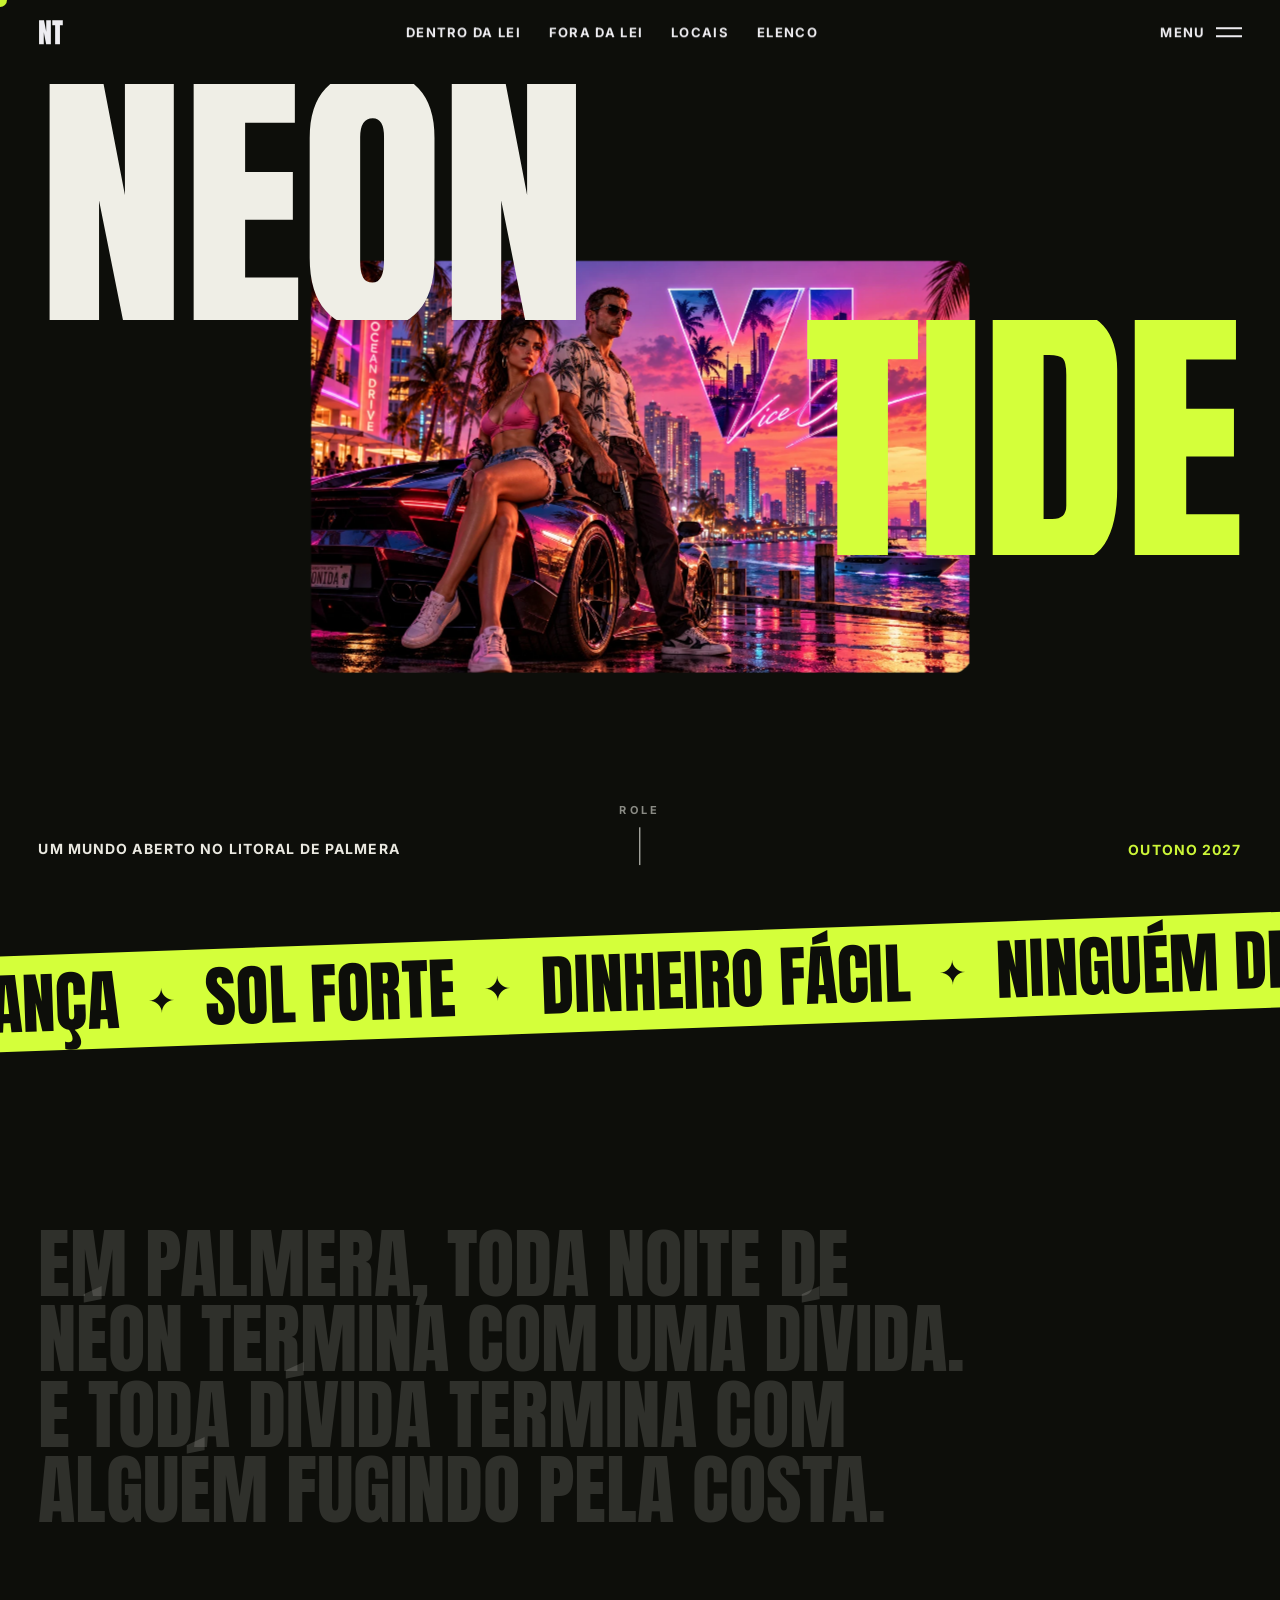
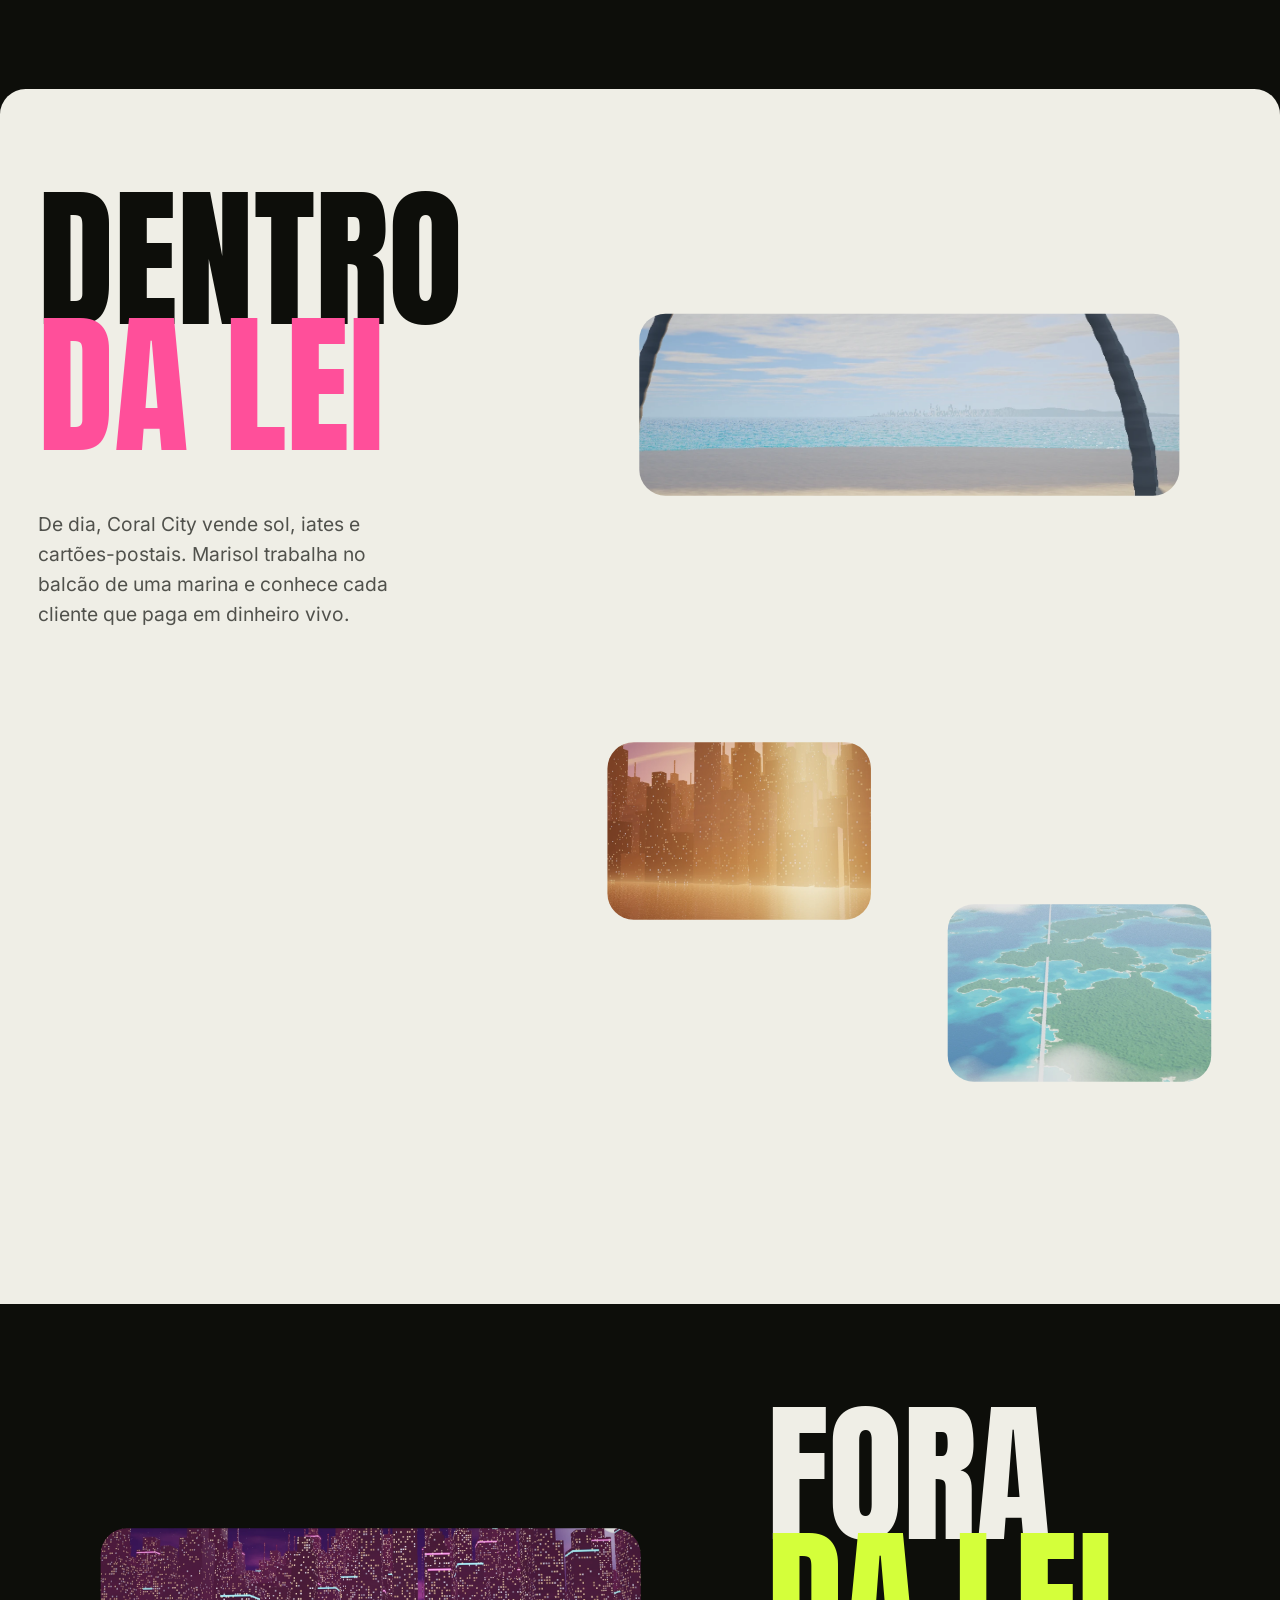
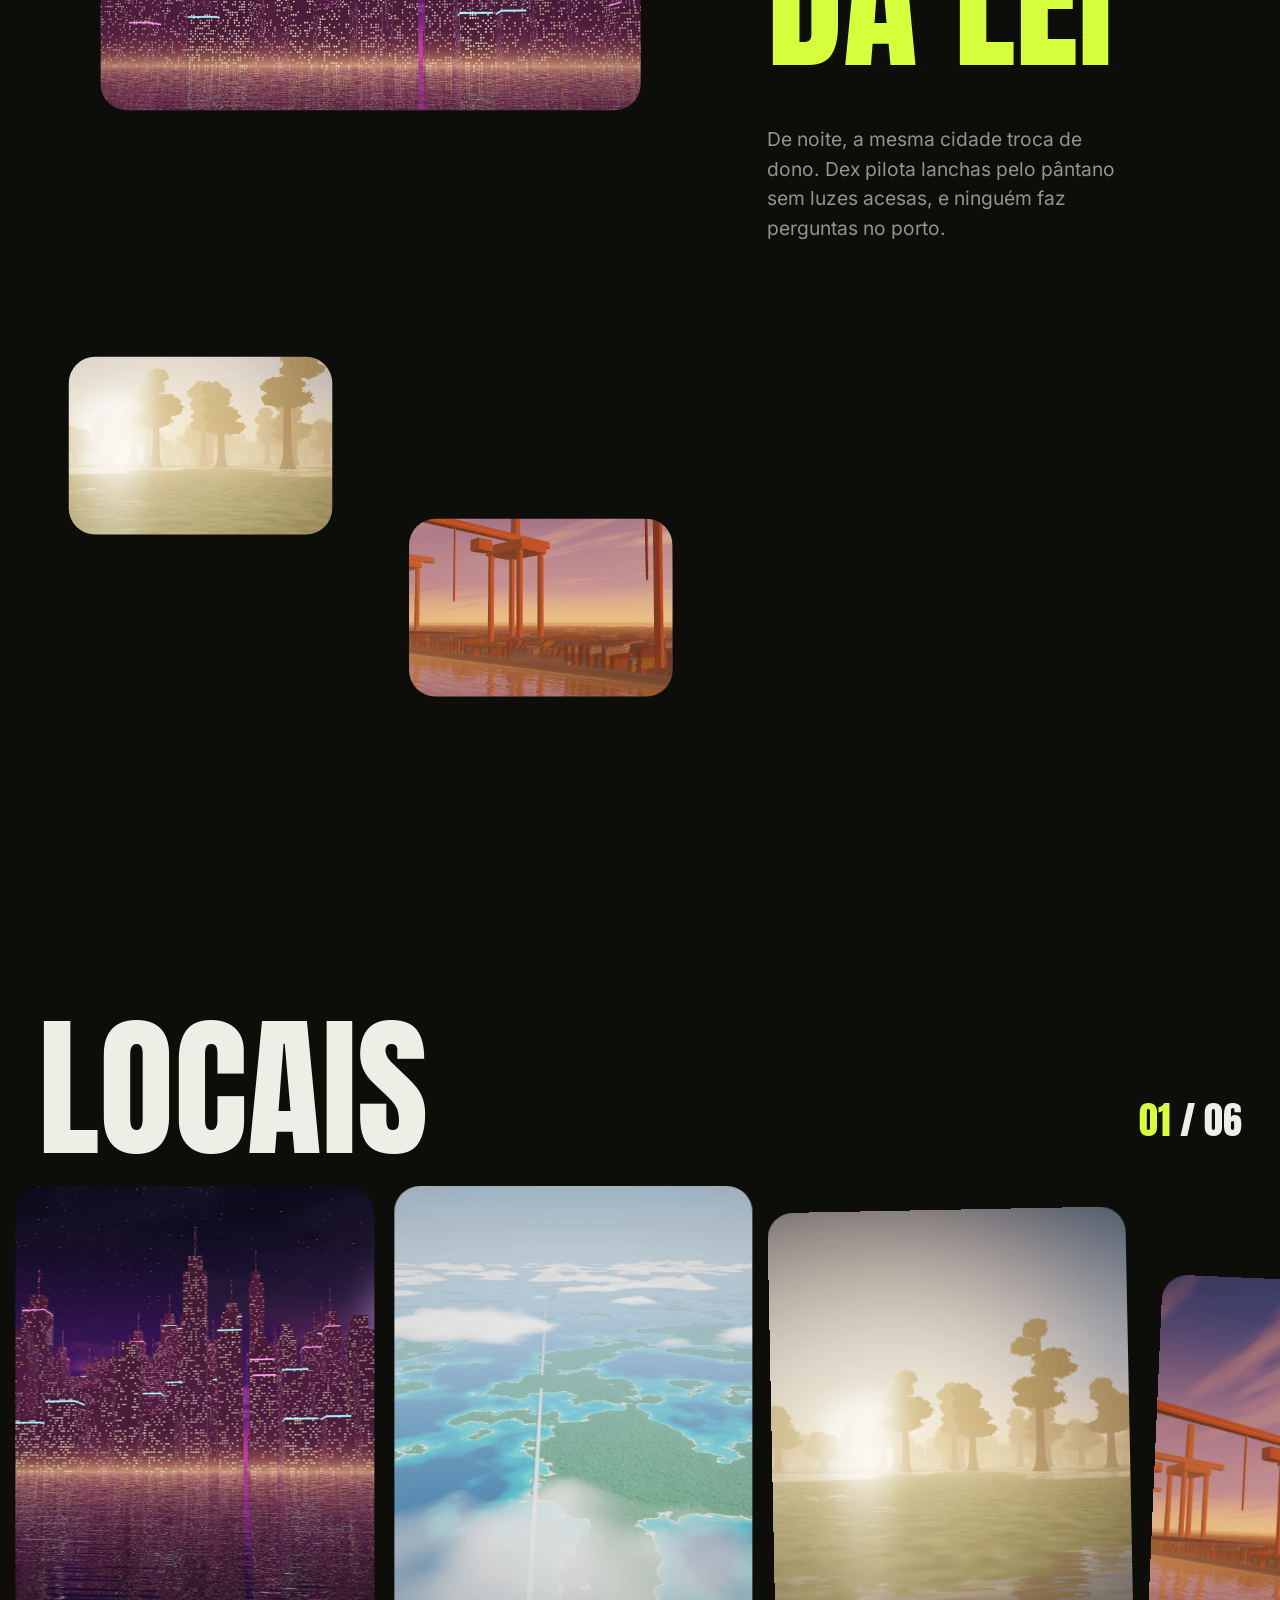
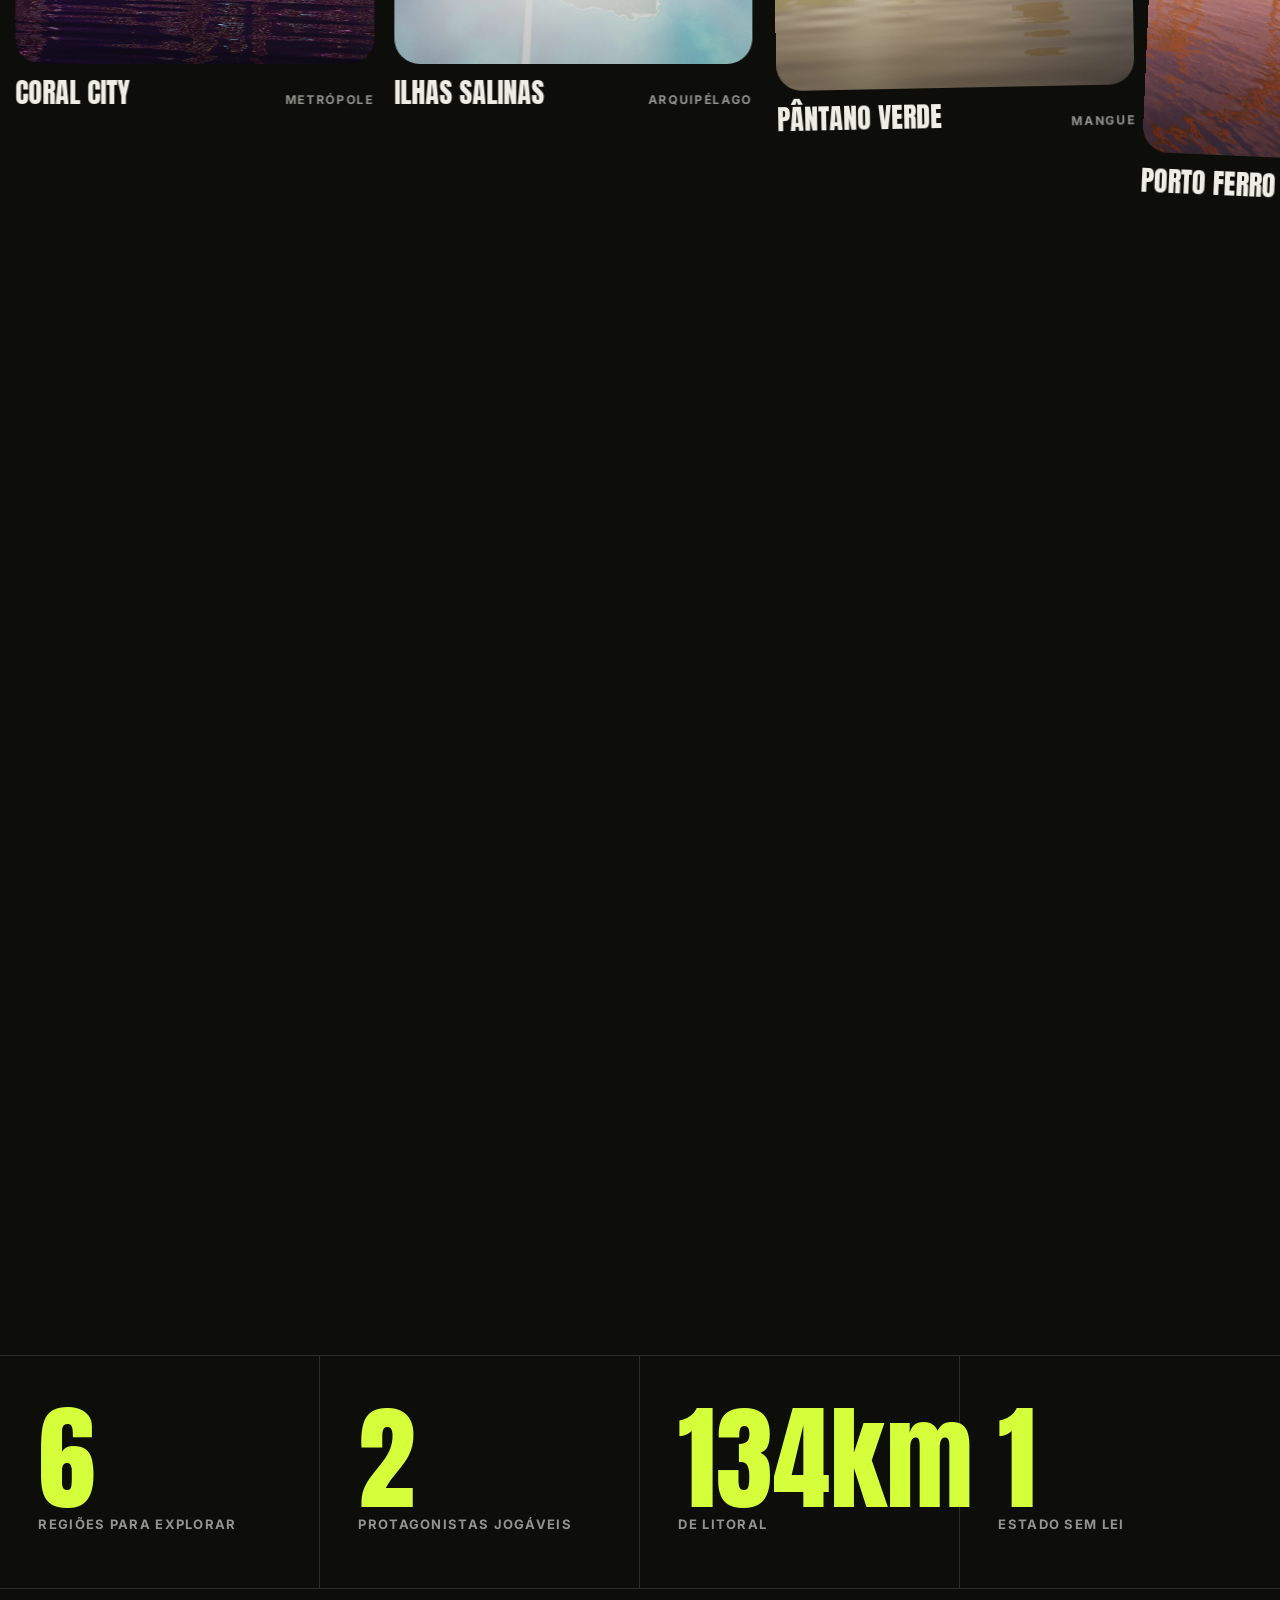
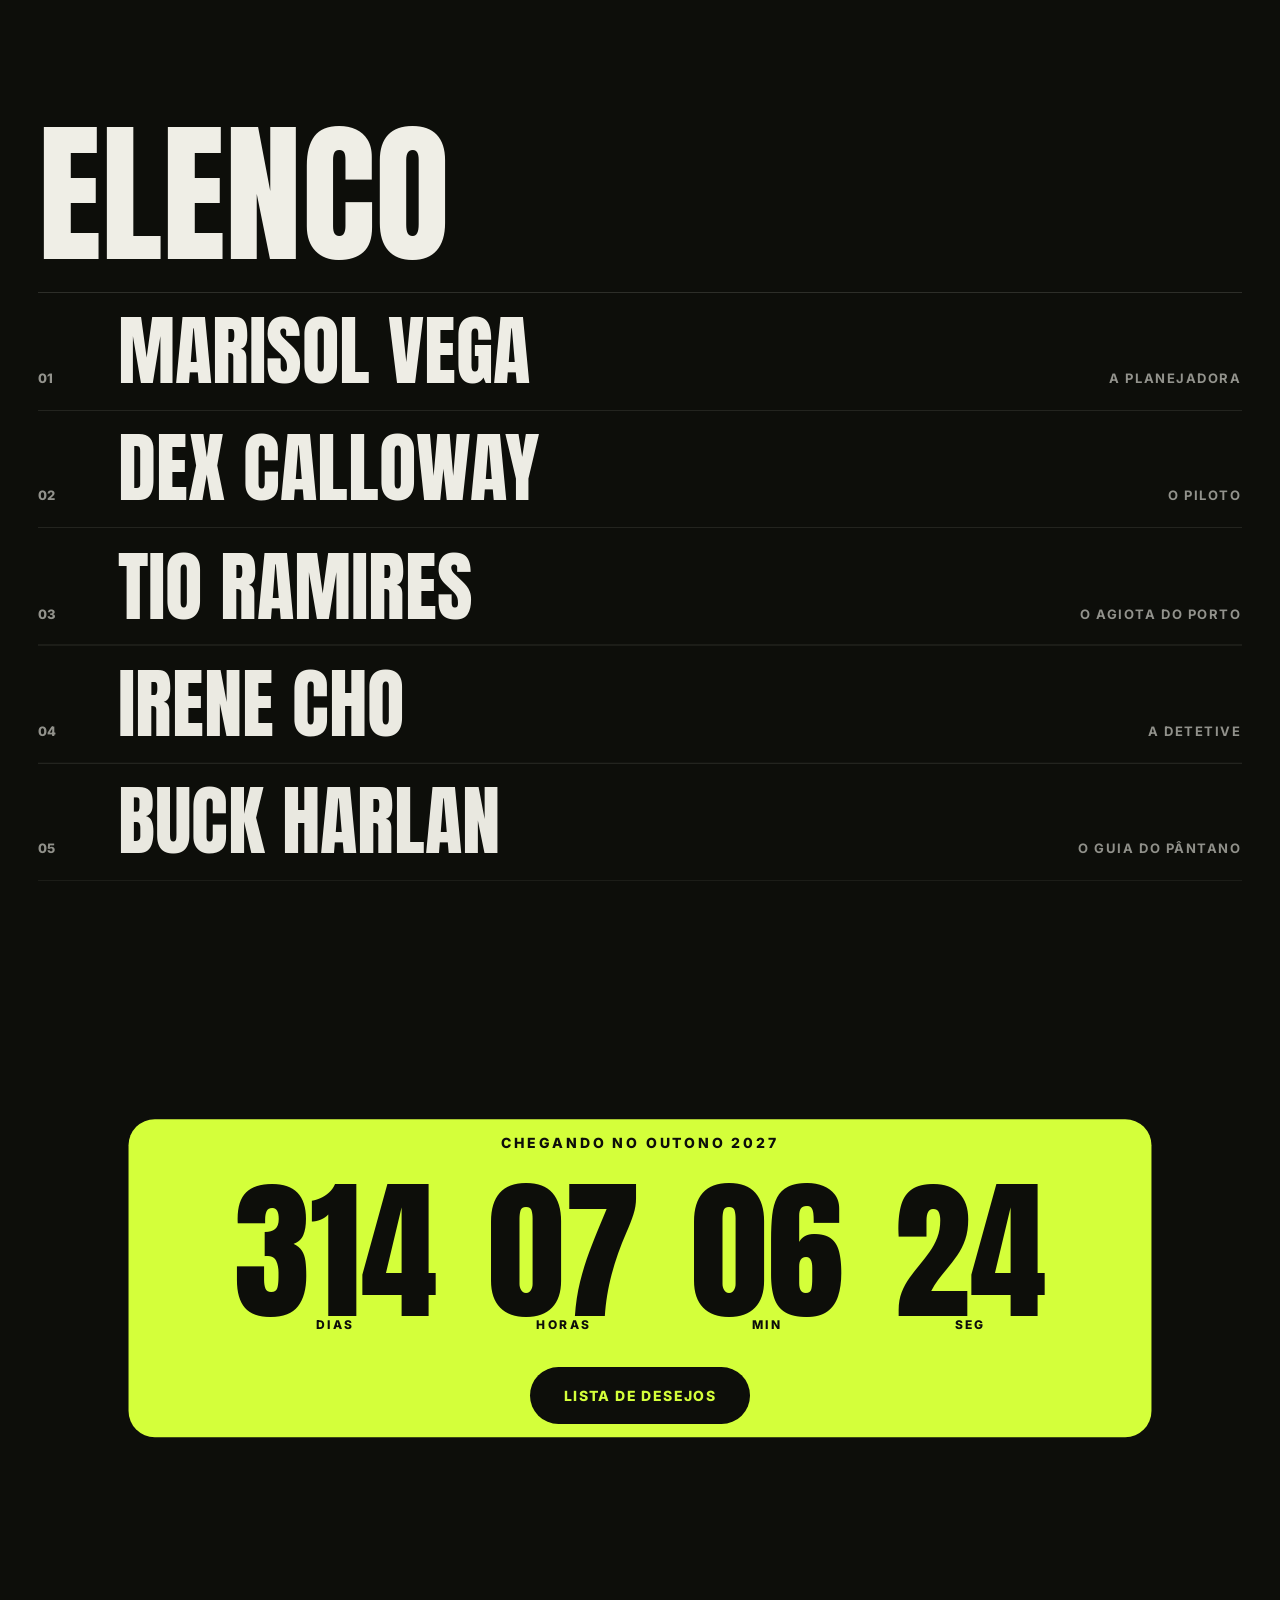
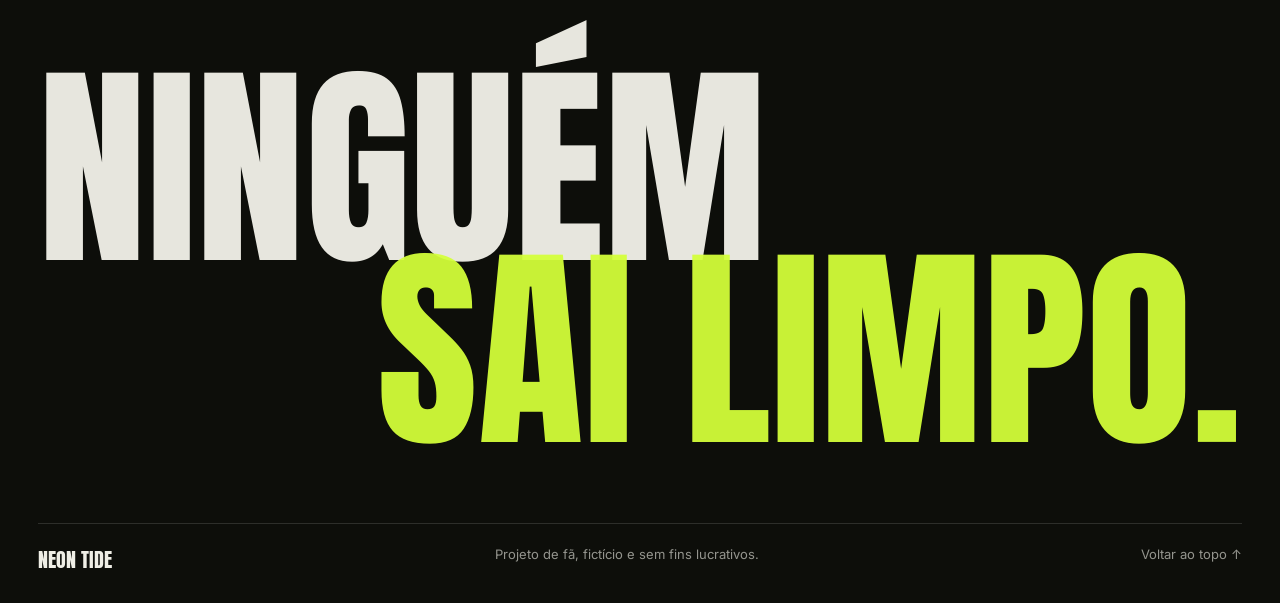
<file: index.html>
<!doctype html>
<html lang="pt-BR">
<head>
  <meta charset="utf-8">
  <meta name="viewport" content="width=device-width, initial-scale=1">
  <title>NEON TIDE — Bem-vindo a Palmera</title>
  <meta name="description" content="NEON TIDE: um jogo de mundo aberto fictício ambientado no estado ensolarado de Palmera.">
  <meta name="theme-color" content="#0d0e0a">
  <link rel="preload" as="font" type="font/woff2" href="assets/fonts/anton-latin-400-normal.woff2" crossorigin>
  <link rel="icon" href="data:image/svg+xml,%3Csvg xmlns='http://www.w3.org/2000/svg' viewBox='0 0 32 32'%3E%3Crect width='32' height='32' rx='8' fill='%23d4ff3a'/%3E%3Ctext x='16' y='23' font-family='Impact,sans-serif' font-size='17' text-anchor='middle' fill='%230d0e0a'%3ENT%3C/text%3E%3C/svg%3E">
  <link rel="stylesheet" href="css/style.css">
</head>
<body class="is-loading">

  <!-- Loader: monograma desenhado + contador -->
  <div class="loader" aria-hidden="true">
    <svg class="loader__mark" viewBox="0 0 120 80">
      <path d="M8 72 V10 L46 70 V8" />
      <path d="M62 10 H112 M87 10 V72" />
    </svg>
    <div class="loader__count"><span>0</span>%</div>
    <div class="loader__foot">NEON TIDE — Palmera</div>
  </div>

  <!-- Cursor -->
  <div class="cursor" aria-hidden="true"><span class="cursor__label">Ver</span></div>

  <header class="nav">
    <a class="nav__brand" href="#top" aria-label="Início">NT</a>
    <nav class="nav__links" aria-label="Seções">
      <a href="#dentro">Dentro da lei</a>
      <a href="#fora">Fora da lei</a>
      <a href="#locais">Locais</a>
      <a href="#elenco">Elenco</a>
    </nav>
    <button class="nav__menu" aria-expanded="false" aria-label="Abrir menu"><span>Menu</span><i></i></button>
  </header>

  <div class="menu" aria-hidden="true">
    <nav>
      <a href="#dentro"><small>01</small>Dentro da lei</a>
      <a href="#fora"><small>02</small>Fora da lei</a>
      <a href="#locais"><small>03</small>Locais</a>
      <a href="#elenco"><small>04</small>Elenco</a>
      <a href="#lancamento"><small>05</small>Lançamento</a>
    </nav>
  </div>

  <main id="top">

    <!-- HERO: nome gigante + imagem em cartão -->
    <section class="hero">
      <h1 class="hero__title" aria-label="Neon Tide">
        <span class="hero__row"><span>NEON</span></span>
        <span class="hero__row hero__row--right"><span>TIDE</span></span>
      </h1>
      <div class="hero__card" data-cursor="Passe" data-reveal>
        <img src="assets/img/hero.webp" alt="Marisol e Dex encostados num carro na orla de Coral City ao pôr do sol" width="1672" height="941">
      </div>
      <div class="hero__meta">
        <p>Um mundo aberto no litoral de Palmera</p>
        <p>Outono 2027</p>
      </div>
      <div class="hero__scroll" aria-hidden="true">Role <i></i></div>
    </section>

    <!-- Faixa de texto rolante -->
    <div class="ticker" aria-hidden="true">
      <div class="ticker__track">
        <span>Sol forte</span><i>✦</i><span>Dinheiro fácil</span><i>✦</i><span>Ninguém de confiança</span><i>✦</i>
        <span>Sol forte</span><i>✦</i><span>Dinheiro fácil</span><i>✦</i><span>Ninguém de confiança</span><i>✦</i>
      </div>
    </div>

    <!-- Manifesto com revelação por linha -->
    <section class="manifesto">
      <p class="manifesto__text reveal-words">Em Palmera, toda noite de néon termina com uma dívida. E toda dívida termina com alguém fugindo pela costa.</p>
    </section>

    <!-- DENTRO DA LEI / FORA DA LEI -->
    <section id="dentro" class="side side--in">
      <div class="side__head">
        <h2 class="side__title"><span>Dentro</span><span>da lei</span></h2>
        <p class="side__lede">De dia, Coral City vende sol, iates e cartões-postais. Marisol trabalha no balcão de uma marina e conhece cada cliente que paga em dinheiro vivo.</p>
      </div>
      <div class="side__media">
        <figure class="side__img side__img--a" data-cursor="Ver"><img src="assets/img/beach-day.webp" alt="Praia Dourada ao meio-dia" loading="lazy"></figure>
        <figure class="side__img side__img--b" data-cursor="Ver"><img src="assets/img/city-dusk.webp" alt="Coral City ao entardecer" loading="lazy"></figure>
        <figure class="side__img side__img--c" data-cursor="Ver"><img src="assets/img/keys.webp" alt="Ilhas Salinas vistas do alto" loading="lazy"></figure>
      </div>
    </section>

    <section id="fora" class="side side--out">
      <div class="side__head">
        <h2 class="side__title"><span>Fora</span><span>da lei</span></h2>
        <p class="side__lede">De noite, a mesma cidade troca de dono. Dex pilota lanchas pelo pântano sem luzes acesas, e ninguém faz perguntas no porto.</p>
      </div>
      <div class="side__media">
        <figure class="side__img side__img--a" data-cursor="Ver"><img src="assets/img/coral-city.webp" alt="Coral City à noite" loading="lazy"></figure>
        <figure class="side__img side__img--b" data-cursor="Ver"><img src="assets/img/glades.webp" alt="Pântano Verde ao amanhecer" loading="lazy"></figure>
        <figure class="side__img side__img--c" data-cursor="Ver"><img src="assets/img/port.webp" alt="Porto Ferro ao entardecer" loading="lazy"></figure>
      </div>
    </section>

    <!-- LOCAIS: coleção em rolagem horizontal -->
    <section id="locais" class="collection">
      <div class="collection__pin">
        <header class="collection__head">
          <h2 class="collection__title">Locais</h2>
          <p class="collection__count"><span class="collection__current">01</span> / 06</p>
        </header>
        <div class="collection__track">
          <article class="card" data-cursor="Ver"><div class="card__img"><img src="assets/img/coral-city.webp" alt="" loading="lazy"></div><div class="card__meta"><h3>Coral City</h3><span>Metrópole</span></div></article>
          <article class="card" data-cursor="Ver"><div class="card__img"><img src="assets/img/keys.webp" alt="" loading="lazy"></div><div class="card__meta"><h3>Ilhas Salinas</h3><span>Arquipélago</span></div></article>
          <article class="card" data-cursor="Ver"><div class="card__img"><img src="assets/img/glades.webp" alt="" loading="lazy"></div><div class="card__meta"><h3>Pântano Verde</h3><span>Mangue</span></div></article>
          <article class="card" data-cursor="Ver"><div class="card__img"><img src="assets/img/port.webp" alt="" loading="lazy"></div><div class="card__meta"><h3>Porto Ferro</h3><span>Industrial</span></div></article>
          <article class="card" data-cursor="Ver"><div class="card__img"><img src="assets/img/mountain.webp" alt="" loading="lazy"></div><div class="card__meta"><h3>Serra Alta</h3><span>Montanha</span></div></article>
          <article class="card" data-cursor="Ver"><div class="card__img"><img src="assets/img/beach-day.webp" alt="" loading="lazy"></div><div class="card__meta"><h3>Praia Dourada</h3><span>Litoral</span></div></article>
        </div>
      </div>
    </section>

    <!-- NÚMEROS -->
    <section class="stats">
      <div class="stat"><b data-count="6">0</b><span>regiões para explorar</span></div>
      <div class="stat"><b data-count="2">0</b><span>protagonistas jogáveis</span></div>
      <div class="stat"><b data-count="140" data-suffix="km">0</b><span>de litoral</span></div>
      <div class="stat"><b data-count="1">0</b><span>estado sem lei</span></div>
    </section>

    <!-- ELENCO: lista com imagem que segue o cursor -->
    <section id="elenco" class="roster">
      <h2 class="roster__title">Elenco</h2>
      <ul class="roster__list">
        <li data-img="assets/img/char-marisol.webp"><span class="roster__num">01</span><span class="roster__name">Marisol Vega</span><span class="roster__role">A planejadora</span></li>
        <li data-img="assets/img/char-dex.webp"><span class="roster__num">02</span><span class="roster__name">Dex Calloway</span><span class="roster__role">O piloto</span></li>
        <li data-img="assets/img/port.webp"><span class="roster__num">03</span><span class="roster__name">Tio Ramires</span><span class="roster__role">O agiota do porto</span></li>
        <li data-img="assets/img/coral-city.webp"><span class="roster__num">04</span><span class="roster__name">Irene Cho</span><span class="roster__role">A detetive</span></li>
        <li data-img="assets/img/glades.webp"><span class="roster__num">05</span><span class="roster__name">Buck Harlan</span><span class="roster__role">O guia do pântano</span></li>
      </ul>
      <div class="roster__preview" aria-hidden="true"><img alt=""></div>
    </section>

    <!-- LANÇAMENTO -->
    <section id="lancamento" class="launch">
      <p class="launch__eyebrow">Chegando no Outono 2027</p>
      <div class="countdown" data-target="2027-10-15T00:00:00">
        <div><b data-cd="d">000</b><span>dias</span></div>
        <div><b data-cd="h">00</b><span>horas</span></div>
        <div><b data-cd="m">00</b><span>min</span></div>
        <div><b data-cd="s">00</b><span>seg</span></div>
      </div>
      <a class="pill" href="#top" data-cursor="Ir">Lista de desejos</a>
    </section>
  </main>

  <footer class="footer">
    <p class="footer__tag"><span>Ninguém</span><span>sai limpo.</span></p>
    <div class="footer__bar">
      <span>NEON TIDE</span>
      <span>Projeto de fã, fictício e sem fins lucrativos.</span>
      <a href="#top">Voltar ao topo ↑</a>
    </div>
  </footer>

  <!-- Lightbox -->
  <div class="lightbox" aria-hidden="true" role="dialog" aria-label="Visualizador de imagens">
    <button class="lightbox__close" aria-label="Fechar">Fechar</button>
    <img class="lightbox__img" alt="">
  </div>

  <script src="vendor/gsap.min.js"></script>
  <script src="vendor/ScrollTrigger.min.js"></script>
  <script src="vendor/lenis.min.js"></script>
  <script src="js/reveal.js"></script>
  <script src="js/main.js"></script>
</body>
</html>
</file>
<file: css/style.css>
/* =========================================================
   NEON TIDE — estilos (conceito: tipografia gigante, lima neon, cartões)
   ========================================================= */
@font-face { font-family: "Anton"; font-weight: 400; font-display: swap; src: url("../assets/fonts/anton-latin-400-normal.woff2") format("woff2"); }
@font-face { font-family: "Inter"; font-weight: 400; font-display: swap; src: url("../assets/fonts/inter-latin-400-normal.woff2") format("woff2"); }
@font-face { font-family: "Inter"; font-weight: 600; font-display: swap; src: url("../assets/fonts/inter-latin-600-normal.woff2") format("woff2"); }
@font-face { font-family: "Inter"; font-weight: 700; font-display: swap; src: url("../assets/fonts/inter-latin-700-normal.woff2") format("woff2"); }
@font-face { font-family: "Inter"; font-weight: 800; font-display: swap; src: url("../assets/fonts/inter-latin-800-normal.woff2") format("woff2"); }

:root {
  color-scheme: dark;
  --ink: #0d0e0a;        /* quase preto esverdeado */
  --ink-2: #181a13;
  --paper: #efeee6;      /* off-white quente */
  --muted: rgba(239, 238, 230, .6);
  --lime: #d4ff3a;       /* acento neon */
  --pink: #ff4f9a;
  --line: rgba(239, 238, 230, .14);
  --display: "Anton", "Impact", "Haettenschweiler", "Arial Narrow Bold", sans-serif;
  --body: "Inter", system-ui, -apple-system, "Segoe UI", Roboto, sans-serif;
  --gutter: clamp(16px, 3vw, 48px);
  --radius: clamp(14px, 2vw, 28px);
  --ease: cubic-bezier(.16, 1, .3, 1);
}

*, *::before, *::after { box-sizing: border-box; }
html.lenis, html.lenis body { height: auto; }
.lenis.lenis-smooth { scroll-behavior: auto !important; }
body {
  margin: 0; background: var(--ink); color: var(--paper);
  font-family: var(--body); font-size: 17px; line-height: 1.55;
  -webkit-font-smoothing: antialiased; overflow-x: hidden;
}
body.is-loading { overflow: hidden; }
img { display: block; max-width: 100%; }
a { color: inherit; text-decoration: none; }
button { font: inherit; color: inherit; background: none; border: 0; padding: 0; cursor: pointer; }
figure { margin: 0; }
::selection { background: var(--lime); color: var(--ink); }
:focus-visible { outline: 2px solid var(--lime); outline-offset: 3px; }

/* ---------------- Loader ---------------- */
.loader {
  position: fixed; inset: 0; z-index: 100; background: var(--lime); color: var(--ink);
  display: grid; place-items: center;
}
.loader__mark { width: clamp(90px, 12vw, 150px); fill: none; stroke: var(--ink); stroke-width: 9; stroke-linecap: square; stroke-linejoin: miter; }
.loader__count {
  position: absolute; left: var(--gutter); bottom: var(--gutter);
  font-family: var(--display); font-size: clamp(64px, 12vw, 180px); line-height: .8; font-variant-numeric: tabular-nums;
}
.loader__foot { position: absolute; right: var(--gutter); bottom: var(--gutter); font-size: 12px; font-weight: 700; letter-spacing: .2em; text-transform: uppercase; }

/* ---------------- Cursor ---------------- */
.cursor {
  position: fixed; left: 0; top: 0; z-index: 90; pointer-events: none;
  width: 14px; height: 14px; margin: -7px 0 0 -7px; border-radius: 50%;
  background: var(--lime); mix-blend-mode: difference;
  display: grid; place-items: center;
  transition: width .5s var(--ease), height .5s var(--ease), margin .5s var(--ease), background .3s;
}
.cursor__label { font-size: 12px; font-weight: 800; letter-spacing: .12em; text-transform: uppercase; color: var(--ink); opacity: 0; transition: opacity .3s; }
.cursor.is-big { width: 92px; height: 92px; margin: -46px 0 0 -46px; mix-blend-mode: normal; }
.cursor.is-big .cursor__label { opacity: 1; }
@media (hover: none), (pointer: coarse) { .cursor { display: none; } }

/* ---------------- Navegação ---------------- */
.nav {
  position: fixed; top: 0; left: 0; right: 0; z-index: 50;
  display: flex; align-items: center; justify-content: space-between; gap: 24px;
  padding: 18px var(--gutter); mix-blend-mode: difference; color: #fff;
}
.nav__brand { font-family: var(--display); font-size: 28px; line-height: 1; }
.nav__links { display: flex; gap: 28px; }
.nav__links a, .nav__menu span { font-size: 13px; font-weight: 700; letter-spacing: .1em; text-transform: uppercase; }
.nav__links a { position: relative; }
.nav__links a::after { content: ""; position: absolute; left: 0; right: 0; bottom: -4px; height: 2px; background: currentColor; transform: scaleX(0); transform-origin: right; transition: transform .5s var(--ease); }
.nav__links a:hover::after, .nav__links a.is-active::after { transform: scaleX(1); transform-origin: left; }
.nav__menu { display: flex; align-items: center; gap: 10px; }
.nav__menu i { width: 26px; height: 10px; position: relative; }
.nav__menu i::before, .nav__menu i::after { content: ""; position: absolute; left: 0; right: 0; height: 2px; background: currentColor; transition: transform .5s var(--ease), top .5s var(--ease); }
.nav__menu i::before { top: 0; }
.nav__menu i::after { top: 8px; }
.menu-open .nav__menu i::before { top: 4px; transform: rotate(45deg); }
.menu-open .nav__menu i::after { top: 4px; transform: rotate(-45deg); }

.menu {
  position: fixed; inset: 0; z-index: 45; background: var(--lime); color: var(--ink);
  display: flex; align-items: flex-end; padding: 0 var(--gutter) 6vh;
  clip-path: inset(0 0 100% 0); transition: clip-path .9s var(--ease);
}
.menu-open .menu { clip-path: inset(0 0 0 0); }
.menu nav { display: grid; }
.menu a { font-family: var(--display); font-size: clamp(48px, 10vw, 128px); line-height: .95; text-transform: uppercase; display: flex; align-items: flex-start; gap: .25em; }
.menu a small { font-family: var(--body); font-size: 14px; font-weight: 800; padding-top: 1em; }
.menu a:hover { color: var(--pink); }

/* ---------------- Hero ---------------- */
.hero { position: relative; min-height: 100vh; min-height: 100svh; padding: 84px var(--gutter) 40px; display: grid; grid-template-rows: auto 1fr auto; overflow: hidden; }
.hero__title { margin: 0; font-family: var(--display); font-weight: 400; text-transform: uppercase; line-height: .8; font-size: clamp(96px, 23vw, 380px); letter-spacing: -.01em; position: relative; z-index: 2; pointer-events: none; }
.hero__row { display: block; overflow: hidden; }
.hero__row > span { display: inline-block; }
.hero__row--right { text-align: right; color: var(--lime); }
.hero__card {
  position: absolute; z-index: 1; left: 50%; top: 50%; width: min(52vw, 820px); aspect-ratio: 16 / 10;
  transform: translate(-50%, -46%); border-radius: var(--radius); overflow: hidden; cursor: none;
}
.hero__card img { width: 100%; height: 100%; object-fit: cover; object-position: 50% 20%; }
.reveal-canvas { position: absolute; inset: 0; width: 100%; height: 100%; display: block; }
.has-reveal > img { visibility: hidden; }
.hero__meta { display: flex; justify-content: space-between; gap: 24px; align-self: end; position: relative; z-index: 2; font-size: 14px; font-weight: 700; letter-spacing: .08em; text-transform: uppercase; }
.hero__meta p { margin: 0; }
.hero__meta p:last-child { color: var(--lime); }
.hero__scroll { position: absolute; left: 50%; bottom: 36px; transform: translateX(-50%); z-index: 2; display: grid; justify-items: center; gap: 8px; font-size: 11px; font-weight: 700; letter-spacing: .3em; text-transform: uppercase; color: var(--muted); }
.hero__scroll i { width: 1px; height: 38px; background: var(--paper); transform-origin: top; animation: drip 1.8s var(--ease) infinite; }
@keyframes drip { 0% { transform: scaleY(0); } 60% { transform: scaleY(1); opacity: 1; } 100% { transform: scaleY(1); opacity: 0; } }

/* ---------------- Ticker ---------------- */
.ticker { background: var(--lime); color: var(--ink); overflow: hidden; padding: 14px 0; transform: rotate(-2deg) scale(1.04); margin: 4vh 0; }
.ticker__track { display: flex; align-items: center; gap: 28px; width: max-content; font-family: var(--display); font-size: clamp(32px, 5vw, 72px); line-height: 1; text-transform: uppercase; white-space: nowrap; }
.ticker__track i { font-style: normal; font-size: .5em; }

/* ---------------- Manifesto ---------------- */
.manifesto { padding: 18vh var(--gutter); max-width: 1500px; }
.manifesto__text { margin: 0; font-family: var(--display); text-transform: uppercase; font-size: clamp(38px, 6vw, 104px); line-height: .98; text-wrap: balance; }
.manifesto__text .w { display: inline-block; opacity: .15; }

/* ---------------- Dentro / fora da lei ---------------- */
.side { position: relative; padding: 12vh var(--gutter); display: grid; grid-template-columns: minmax(0, 5fr) minmax(0, 7fr); gap: clamp(24px, 5vw, 80px); align-items: start; }
.side--out { grid-template-columns: minmax(0, 7fr) minmax(0, 5fr); }
.side--out .side__head { order: 2; }
.side--in { background: var(--paper); color: var(--ink); border-radius: var(--radius) var(--radius) 0 0; }
.side--in .side__lede { color: rgba(13, 14, 10, .7); }
.side__head { position: sticky; top: 14vh; }
.side__title { margin: 0 0 .4em; font-family: var(--display); font-weight: 400; text-transform: uppercase; font-size: clamp(72px, 12vw, 210px); line-height: .82; }
.side__title span { display: block; }
.side--in .side__title span:last-child { color: var(--pink); }
.side--out .side__title span:last-child { color: var(--lime); }
.side__lede { max-width: 30ch; font-size: clamp(18px, 1.5vw, 22px); color: var(--muted); margin: 0; }
.side__media { display: grid; grid-template-columns: 1fr 1fr; gap: 16px; }
.side__img { overflow: hidden; border-radius: var(--radius); cursor: none; }
.side__img img { width: 100%; height: 100%; object-fit: cover; transform: scale(1.15); }
.side__img--a { grid-column: 1 / -1; aspect-ratio: 16 / 10; }
.side__img--b { aspect-ratio: 4 / 5; }
.side__img--c { aspect-ratio: 4 / 5; margin-top: 18vh; }

/* ---------------- Coleção horizontal ---------------- */
.collection { position: relative; }
.collection__pin { height: 100vh; height: 100svh; display: flex; flex-direction: column; justify-content: center; gap: 4vh; overflow: hidden; }
.collection__head { display: flex; align-items: flex-end; justify-content: space-between; padding: 0 var(--gutter); }
.collection__title { margin: 0; font-family: var(--display); font-weight: 400; text-transform: uppercase; font-size: clamp(72px, 12vw, 200px); line-height: .8; }
.collection__count { margin: 0; font-family: var(--display); font-size: clamp(28px, 3vw, 48px); font-variant-numeric: tabular-nums; }
.collection__current { color: var(--lime); }
.collection__track { display: flex; gap: 20px; padding: 0 var(--gutter); width: max-content; will-change: transform; }
.card { width: clamp(260px, 28vw, 440px); flex: 0 0 auto; cursor: none; }
.card__img { aspect-ratio: 3 / 4; border-radius: var(--radius); overflow: hidden; background: var(--ink-2); }
.card__img img { width: 100%; height: 100%; object-fit: cover; transition: transform 1.2s var(--ease); }
.card:hover .card__img img { transform: scale(1.06); }
.card__meta { display: flex; justify-content: space-between; align-items: baseline; gap: 12px; padding-top: 14px; }
.card__meta h3 { margin: 0; font-family: var(--display); font-weight: 400; text-transform: uppercase; font-size: clamp(24px, 2.2vw, 36px); line-height: 1; }
.card__meta span { font-size: 12px; font-weight: 700; letter-spacing: .14em; text-transform: uppercase; color: var(--muted); }

/* ---------------- Números ---------------- */
.stats { display: grid; grid-template-columns: repeat(4, minmax(0, 1fr)); border-top: 1px solid var(--line); border-bottom: 1px solid var(--line); margin: 10vh 0 0; }
.stat { padding: 6vh var(--gutter); border-right: 1px solid var(--line); display: grid; gap: 6px; }
.stat:last-child { border-right: 0; }
.stat b { font-family: var(--display); font-weight: 400; font-size: clamp(64px, 9vw, 150px); line-height: .85; color: var(--lime); font-variant-numeric: tabular-nums; }
.stat span { font-size: 13px; font-weight: 700; letter-spacing: .1em; text-transform: uppercase; color: var(--muted); }

/* ---------------- Elenco ---------------- */
.roster { position: relative; padding: 16vh var(--gutter); }
.roster__title { margin: 0 0 4vh; font-family: var(--display); font-weight: 400; text-transform: uppercase; font-size: clamp(72px, 12vw, 200px); line-height: .8; }
.roster__list { list-style: none; margin: 0; padding: 0; border-top: 1px solid var(--line); }
.roster__list li {
  position: relative; z-index: 2; display: grid; grid-template-columns: 60px 1fr auto; align-items: baseline; gap: 20px;
  padding: 2.4vh 0; border-bottom: 1px solid var(--line); cursor: none; transition: color .4s, padding .6s var(--ease);
}
.roster__num { font-size: 13px; font-weight: 800; color: var(--muted); }
.roster__name { font-family: var(--display); text-transform: uppercase; font-size: clamp(40px, 6vw, 100px); line-height: .95; }
.roster__role { font-size: 13px; font-weight: 700; letter-spacing: .12em; text-transform: uppercase; color: var(--muted); }
.roster__list li:hover { color: var(--lime); padding-left: 24px; }
.roster__preview {
  position: fixed; left: 0; top: 0; z-index: 1; width: 260px; aspect-ratio: 3 / 4; border-radius: 16px; overflow: hidden;
  pointer-events: none; opacity: 0; transform: translate(-50%, -50%) scale(.6);
}
.roster__preview img { width: 100%; height: 100%; object-fit: cover; }

/* ---------------- Lançamento ---------------- */
.launch { margin: 0 var(--gutter); padding: 12vh var(--gutter); background: var(--lime); color: var(--ink); border-radius: var(--radius); display: grid; justify-items: center; gap: 32px; text-align: center; }
.launch__eyebrow { margin: 0; font-size: 14px; font-weight: 800; letter-spacing: .2em; text-transform: uppercase; }
.countdown { display: flex; flex-wrap: wrap; justify-content: center; gap: clamp(12px, 4vw, 64px); }
.countdown div { display: grid; }
.countdown b { font-family: var(--display); font-weight: 400; font-size: clamp(64px, 12vw, 200px); line-height: .85; font-variant-numeric: tabular-nums; }
.countdown span { font-size: 12px; font-weight: 800; letter-spacing: .2em; text-transform: uppercase; }
.pill { display: inline-flex; align-items: center; padding: 18px 34px; border-radius: 999px; background: var(--ink); color: var(--lime); font-weight: 800; font-size: 14px; letter-spacing: .1em; text-transform: uppercase; transition: transform .5s var(--ease); cursor: none; }
.pill:hover { transform: scale(1.05); }

/* ---------------- Footer ---------------- */
.footer { padding: 16vh var(--gutter) 28px; }
.footer__tag { margin: 0 0 10vh; font-family: var(--display); text-transform: uppercase; font-size: clamp(80px, 17vw, 300px); line-height: .82; }
.footer__tag span { display: block; }
.footer__tag span:last-child { color: var(--lime); text-align: right; }
.footer__bar { display: flex; flex-wrap: wrap; justify-content: space-between; gap: 16px; padding-top: 20px; border-top: 1px solid var(--line); font-size: 13px; color: var(--muted); }
.footer__bar span:first-child { font-family: var(--display); font-size: 20px; color: var(--paper); }
.footer__bar a:hover { color: var(--lime); }

/* ---------------- Lightbox ---------------- */
.lightbox { position: fixed; inset: 0; z-index: 95; display: grid; place-items: center; background: rgba(13, 14, 10, .95); opacity: 0; visibility: hidden; transition: opacity .5s var(--ease), visibility .5s; }
.lightbox.is-open { opacity: 1; visibility: visible; }
.lightbox__img { max-width: 90vw; max-height: 86vh; border-radius: var(--radius); }
.lightbox__close { position: absolute; top: 20px; right: var(--gutter); font-size: 13px; font-weight: 800; letter-spacing: .14em; text-transform: uppercase; padding: 12px 20px; border-radius: 999px; background: var(--lime); color: var(--ink); }

/* ---------------- Responsivo ---------------- */
@media (max-width: 900px) {
  .nav__links { display: none; }
  .hero__card { width: 86vw; }
  .hero__meta { flex-direction: column; gap: 4px; }
  .side, .side--out { grid-template-columns: 1fr; }
  .side--out .side__head { order: 0; }
  .side__head { position: relative; top: 0; }
  .side__img--c { margin-top: 0; }
  .collection__pin { height: auto; padding: 12vh 0; }
  .collection__track { width: auto; overflow-x: auto; scroll-snap-type: x mandatory; padding-bottom: 8px; }
  .card { scroll-snap-align: start; width: 72vw; }
  .stats { grid-template-columns: 1fr 1fr; }
  .stat:nth-child(2) { border-right: 0; }
  .stat:nth-child(-n+2) { border-bottom: 1px solid var(--line); }
  .roster__list li { grid-template-columns: 36px 1fr; }
  .roster__role { grid-column: 2; }
  .roster__preview { display: none; }
}

@media (prefers-reduced-motion: reduce) {
  *, *::before, *::after { animation: none !important; transition: none !important; }
}
</file>
